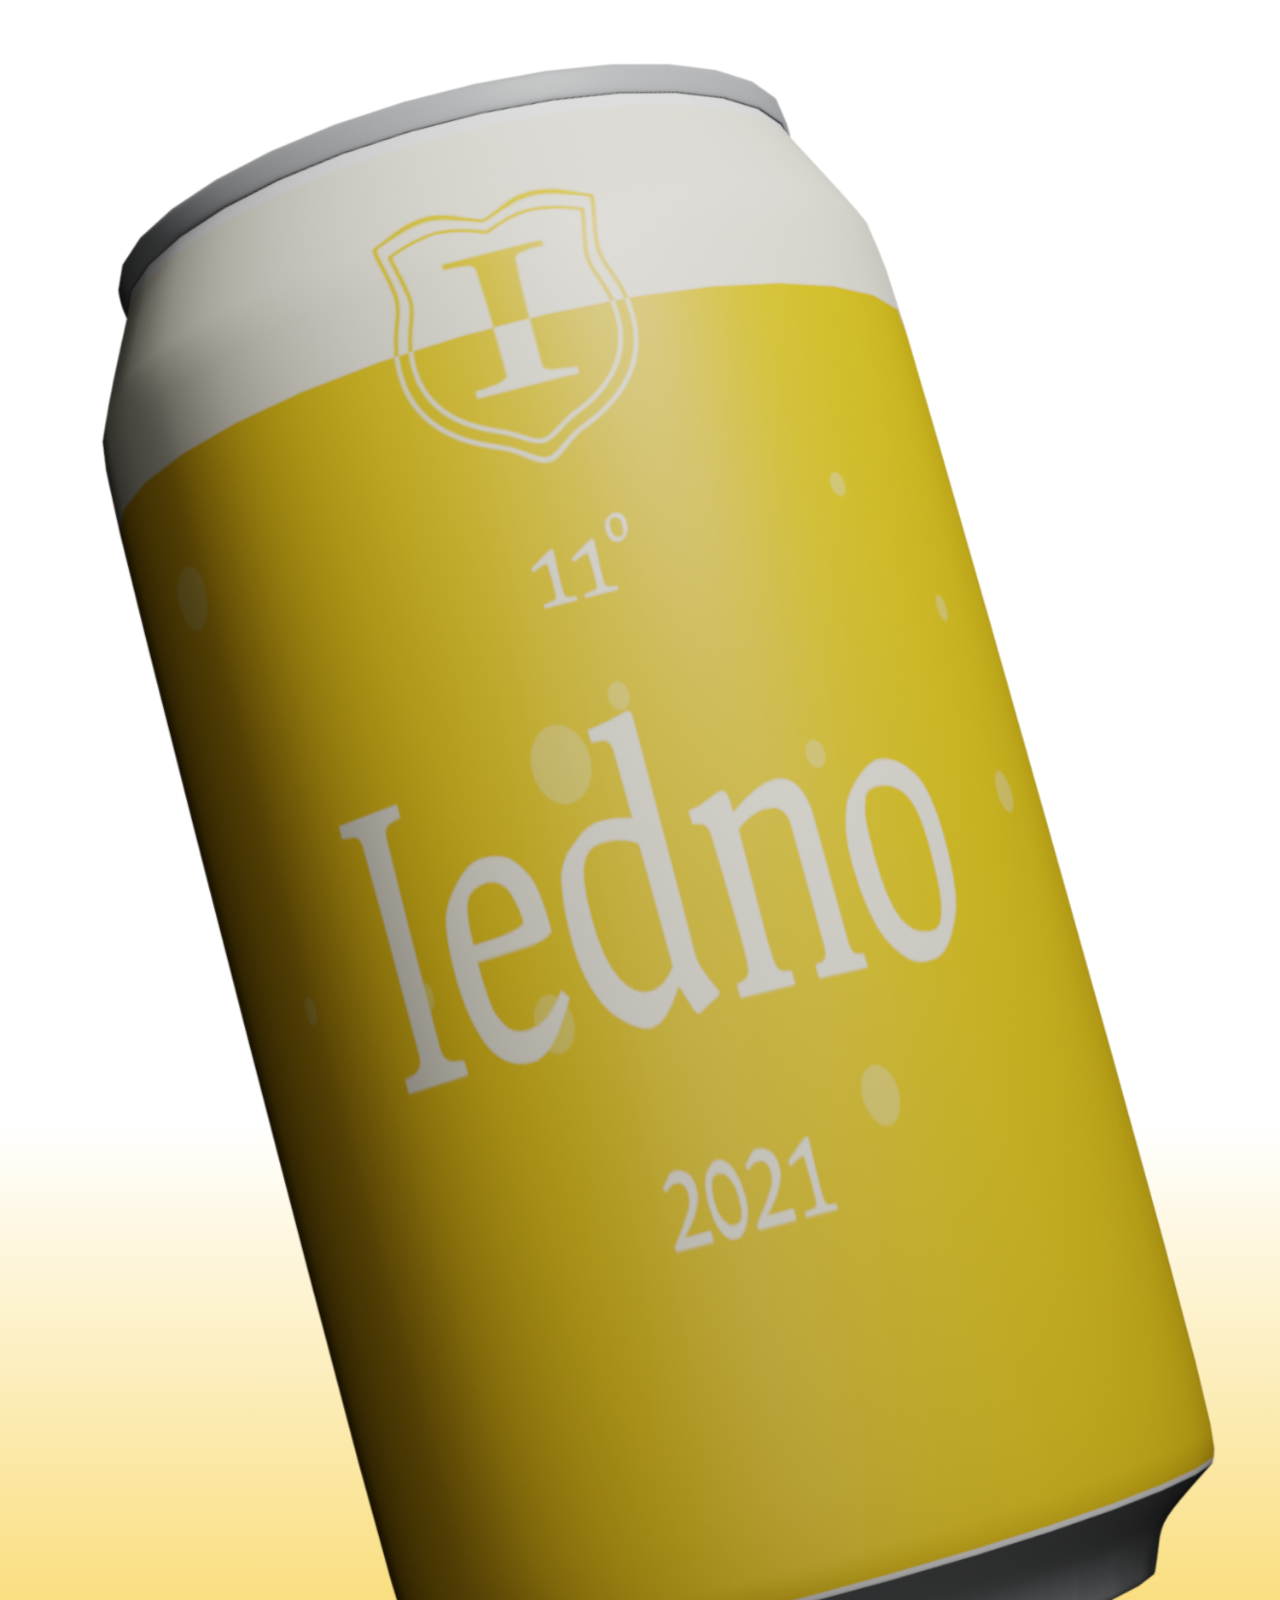
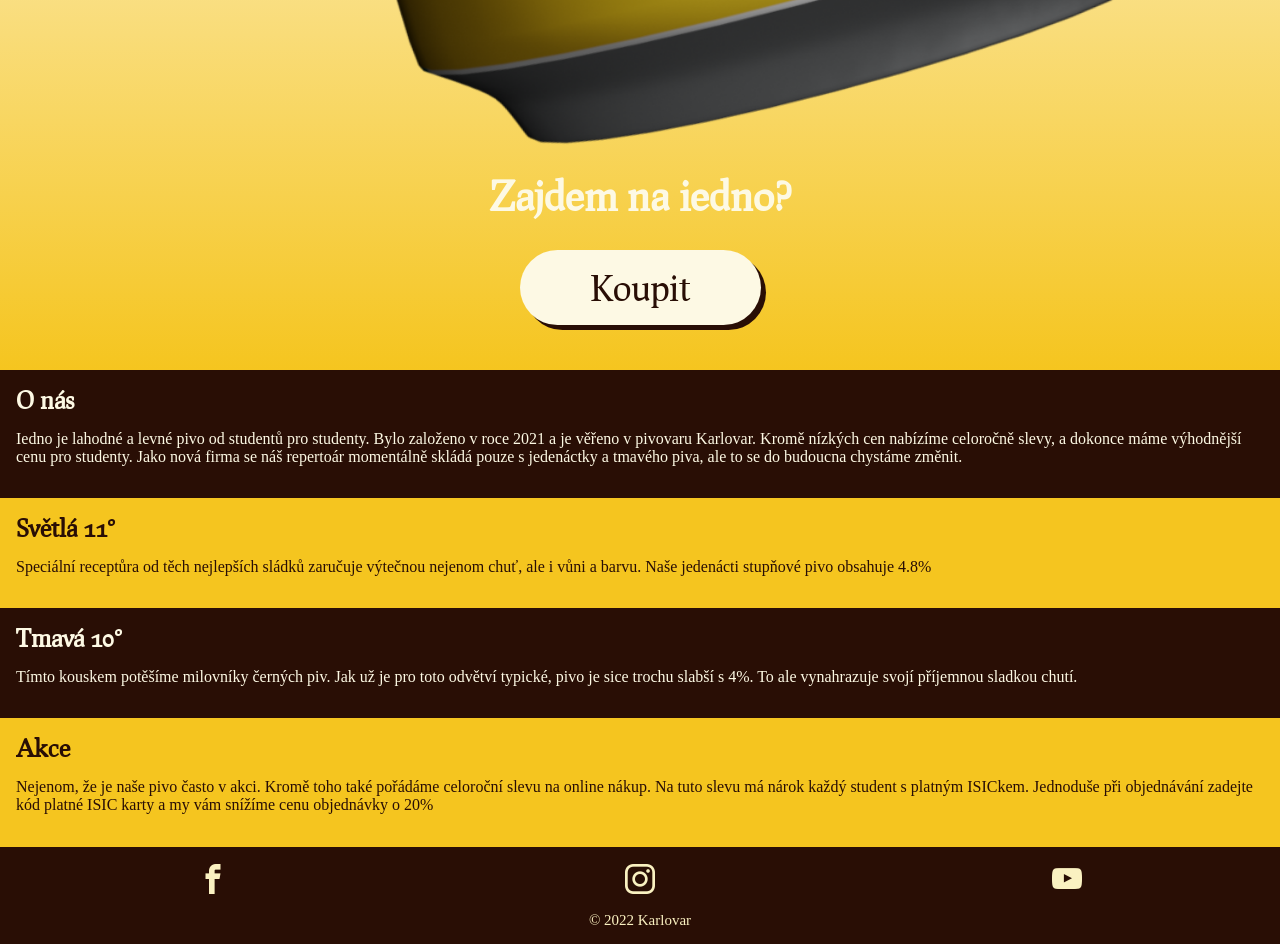
<file: Index.html>
<!DOCTYPE html>
<html lang="cs">

<head>
    <meta charset="UTF-8">
    <meta http-equiv="X-UA-Compatible" content="IE=edge">
    <meta name="viewport" content="width=device-width, initial-scale=1.0">
    <link rel="stylesheet" href="styles/nomalize.css">
    <link rel="stylesheet" href="styles/components.css">
    <link rel="stylesheet" href="styles/layout.css">
    <title>Iedno</title>
</head>

<body>

    <main>
        <h1>Levné pivo Iedno, často v Akci</h1>

        <section class="uvod">
            <div class="uvod__banner">
                <div class="uvod--blok">
                    <img alt="Světlé pivo Iedno" class="banner__image" src="./images/pivo_svetle_rotate2.png">
                </div>
            </div>


            <div class="uvod__nakup">
                <h2 class="nakup__slogan">Zajdem na iedno?</h2>
                <div class="nakup__obchod">
                    <a class="obchod__odkaz" href="">
                        Koupit
                    </a>
                </div>
            </div>
        </section>


        <section class="info sekce tmave">
            <h2>O nás</h2>
            <p>Iedno je lahodné a levné pivo od studentů pro studenty. Bylo založeno v roce 2021 a je věřeno v pivovaru
                Karlovar. Kromě nízkých cen nabízíme celoročně slevy, a dokonce máme výhodnější cenu pro studenty. Jako
                nová firma se náš repertoár momentálně skládá pouze s jedenáctky a tmavého piva, ale to se do budoucna
                chystáme změnit.</p>

        </section>


        <section class="svetle_pivo sekce svetle">
            <div>
                <h2>Světlá 11°</h2>
                <p>Speciální receptůra od těch nejlepších sládků zaručuje výtečnou nejenom chuť, ale i vůni a barvu.
                    Naše jedenácti stupňové pivo obsahuje 4.8%
                </p>
            </div>

        </section>

        <section class="tmave_pivo sekce tmave">
            <h2>Tmavá 10°</h2>

            <p>Tímto kouskem potěšíme milovníky černých piv. Jak už je pro toto odvětví typické, pivo je sice trochu
                slabší s 4%. To ale vynahrazuje svojí příjemnou sladkou chutí.</p>

        </section>


        <section class="akce sekce svetle">
            <div class="akce__ISIC">
                <h2>Akce</h2>
                <p>Nejenom, že je naše pivo často v akci. Kromě toho také pořádáme celoroční slevu na online nákup.
                    Na tuto slevu má nárok každý student s platným ISICkem. Jednoduše při objednávání zadejte kód platné
                    ISIC karty a my vám snížíme cenu objednávky o 20%
                </p>
            </div>
        </section>


    </main>

    <footer>
        <ul class="footer__social_sites">
            <li class="offpage"><a href="https://www.facebook.com/"><span class="icon-facebook"></span></a></li>
            <li class="offpage"><a href="https://www.instagram.com/"><span class="icon-instagram"></span></a></li>
            <li class="offpage"><a href="https://www.youtube.com/"><span class=" icon-youtube"></span></a></li>
        </ul>

        <p class="footer__copyright">© 2022 Karlovar</p>

    </footer>
</body>

</html>
</file>
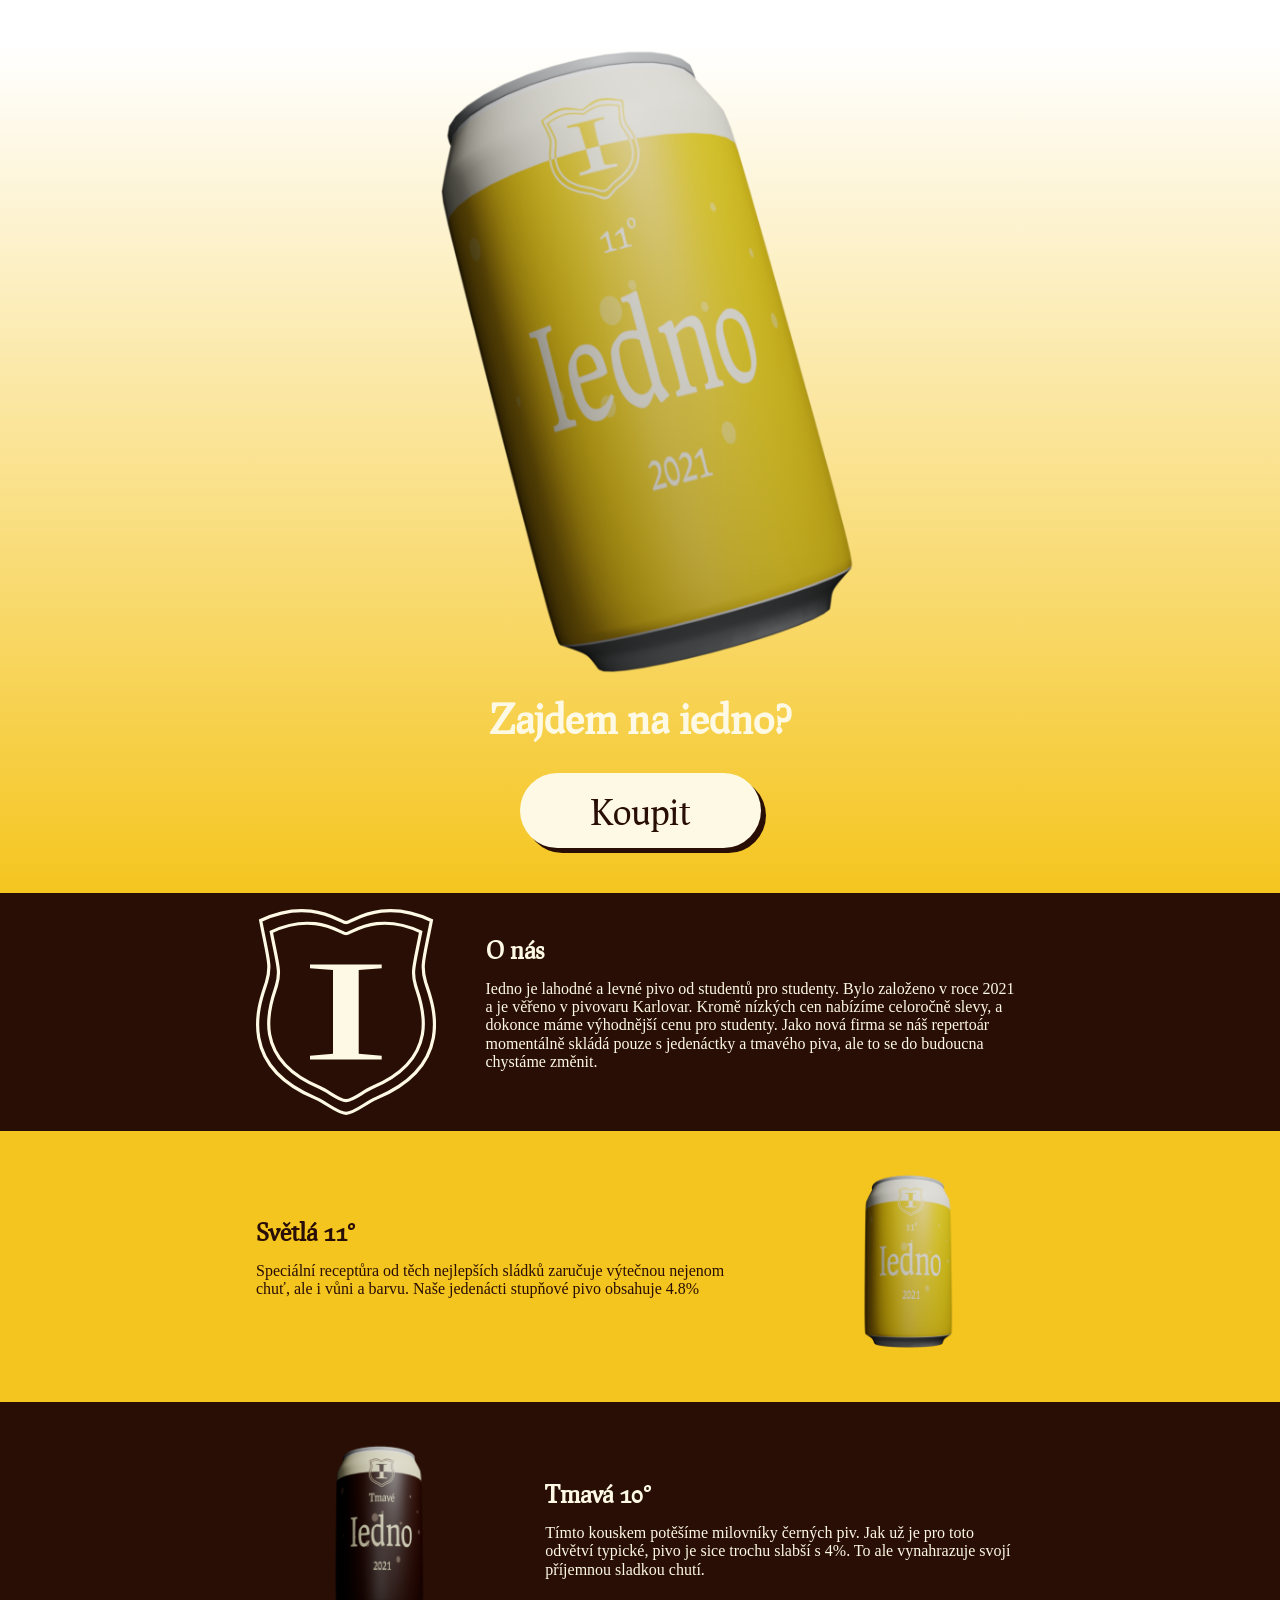
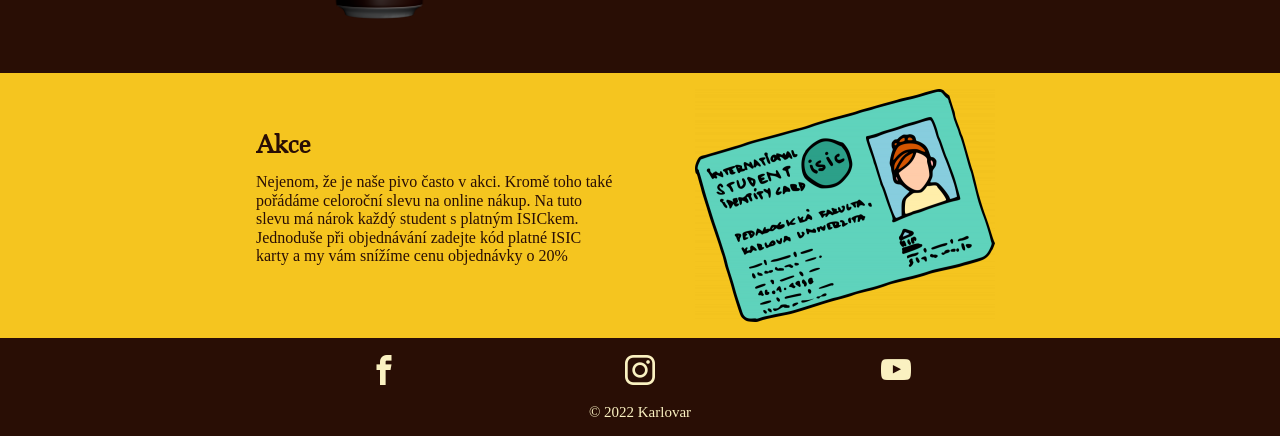
<file: docs/index.html>
<!DOCTYPE html>
<html lang="cs">

<head>
    <!-- Global site tag (gtag.js) - Google Analytics -->
    <script async src="https://www.googletagmanager.com/gtag/js?id=G-T2SKMEPCSC"></script>
    <script>
        window.dataLayer = window.dataLayer || [];

        function gtag() {
            dataLayer.push(arguments);
        }
        gtag('js', new Date());

        gtag('config', 'G-T2SKMEPCSC');
    </script>

    <meta charset="UTF-8">
    <meta http-equiv="X-UA-Compatible" content="IE=edge">
    <meta name="viewport" content="width=device-width, initial-scale=1.0">
    <link rel="stylesheet" href="styles/nomalize.css">
    <link rel="stylesheet" href="styles/components.css">
    <link rel="stylesheet" href="styles/layout.css">
    <title>Iedno</title>
</head>

<body>

    <main>
        <h1>Levné pivo Iedno, často v Akci</h1>

        <section class="uvod">
            <div class="uvod__banner">
                <div class="uvod--blok">
                    <img alt="Světlé pivo Iedno" class="banner__image" src="./images/pivo_svetle_rotate2.png">
                </div>
            </div>


            <div class="uvod__nakup">
                <h2 class="nakup__slogan">Zajdem na iedno?</h2>
                <div class="nakup__obchod">
                    <a class="obchod__odkaz" href="" onclick="gtag('event', 'click-koupit', {
            'event_category': 'order',
            'event_label': 'landing-page'
        })">
                        Koupit
                    </a>
                </div>
            </div>
        </section>


        <section class="info sekce tmave">

            <div class="sekce__logo big_image">
                <img alt="Logo Iedno" src="./images/drawing.svg">

            </div>

            <div class="sekce__text">
                <h2>O nás</h2>
                <p>Iedno je lahodné a levné pivo od studentů pro studenty. Bylo založeno v roce 2021 a je věřeno v
                    pivovaru
                    Karlovar. Kromě nízkých cen nabízíme celoročně slevy, a dokonce máme výhodnější cenu pro
                    studenty.
                    Jako
                    nová firma se náš repertoár momentálně skládá pouze s jedenáctky a tmavého piva, ale to se do
                    budoucna
                    chystáme změnit.</p>
            </div>

        </section>


        <section class="svetle_pivo sekce svetle">


            <div class="sekce__text">
                <h2>Světlá 11°</h2>
                <p>Speciální receptůra od těch nejlepších sládků zaručuje výtečnou nejenom chuť, ale i vůni a barvu.
                    Naše jedenácti stupňové pivo obsahuje 4.8%
                </p>
            </div>

            <div class="sekce__pivo big_image">
                <img class="pivo__ukazka" alt="Svete pivo Iedno" src="./images/pivo_svetle.png">

            </div>

        </section>

        <section class="tmave_pivo sekce tmave">
            <div class="sekce__pivo big_image">
                <img class="pivo__ukazka" alt="Tmavé pivo Iedno" src="./images/pivo_tmave.png">

            </div>
            <div class="sekce__text">
                <h2>Tmavá 10°</h2>

                <p>Tímto kouskem potěšíme milovníky černých piv. Jak už je pro toto odvětví typické, pivo je sice trochu
                    slabší s 4%. To ale vynahrazuje svojí příjemnou sladkou chutí.</p>
            </div>
        </section>


        <section class="akce sekce svetle">
            <div class="sekce__text akce__ISIC">
                <h2>Akce</h2>
                <p>Nejenom, že je naše pivo často v akci. Kromě toho také pořádáme celoroční slevu na online nákup.
                    Na tuto slevu má nárok každý student s platným ISICkem. Jednoduše při objednávání zadejte kód platné
                    ISIC karty a my vám snížíme cenu objednávky o 20%
                </p>
            </div>

            <div class="sekce__isic big_image">
                <img class="pivo__ukazka" alt="Svete pivo Iedno" src="./images/isic-300x233.png">

            </div>
        </section>


    </main>

    <footer>
        <div class="footer--center">
            <ul class="footer__social_sites">
                <li class="offpage"><a href="https://www.facebook.com/"><span class="icon-facebook"></span></a></li>
                <li class="offpage"><a href="https://www.instagram.com/"><span class="icon-instagram"></span></a></li>
                <li class="offpage"><a href="https://www.youtube.com/"><span class=" icon-youtube"></span></a></li>
            </ul>
        </div>
        <p class="footer__copyright">© 2022 Karlovar</p>

    </footer>
</body>

</html>
</file>
<file: styles/components.css>
:root {
    --light1: #FDF9E4;
    --light2: #f5c51f;
    --dark1: #faf1c1;
    --dark2: #290e05;
  }
  

@font-face {
  font-family: 'Prociono';
  src: url(/fonts/Prociono.ttf); 
}



@font-face {
    font-family: 'icomoon';
    src:  url('../fonts/icomoon.eot?p568vt');
    src:  url('../fonts/icomoon.eot?p568vt#iefix') format('embedded-opentype'),
      url('../fonts/icomoon.ttf?p568vt') format('truetype'),
      url('../fonts/icomoon.woff?p568vt') format('woff'),
      url('../fonts/icomoon.svg?p568vt#icomoon') format('svg');
    font-weight: normal;
    font-style: normal;
    font-display: block;
  }
  
  [class^="icon-"], [class*=" icon-"] {
    /* use !important to prevent issues with browser extensions that change fonts */
    font-family: 'icomoon' !important;
    font-style: normal;
    font-weight: normal;
    font-variant: normal;
    text-transform: none;
    line-height: 1;
    
    /* Enable Ligatures ================ */
    letter-spacing: 0;
    -webkit-font-feature-settings: "liga";
    -moz-font-feature-settings: "liga=1";
    -moz-font-feature-settings: "liga";
    -ms-font-feature-settings: "liga" 1;
    font-feature-settings: "liga";
    -webkit-font-variant-ligatures: discretionary-ligatures;
    font-variant-ligatures: discretionary-ligatures;
  
    /* Better Font Rendering =========== */
    -webkit-font-smoothing: antialiased;
    -moz-osx-font-smoothing: grayscale;
  }
  
  .icon-facebook:before {
    content: "\ea90";
  }
  .icon-instagram:before {
    content: "\ea92";
  }
  .icon-youtube:before {
    content: "\ea9d";
  }
</file>
<file: styles/layout.css>
html {
    scroll-behavior: smooth;
    height: 100%;
    scroll-behavior: smooth;
}


body {
    font-family: 'Prociono';
    font-size: 12pt;

}

a {
    text-decoration: none;
    color: unset;
}

p{
    padding: 1em 0;
    margin: unset;
    font-family: Cambria;

}
h1{

    position: absolute;
    left: -9999px;

}
h2{
    margin: unset;



}

ul{
    list-style: none;
    margin: unset;
}




.uvod--block{
    display: block;


}

.uvod__banner{
    display: flex;
    justify-content: center;


}


.uvod__banner img{
    display: block;
    max-width: 100vw;

    padding: 5vh 0 0 0;
    margin-bottom: -70vh;

}


.uvod__nakup{
    background-image: linear-gradient(to bottom, rgba(245, 197, 31, 0), rgba(245, 197, 31, 1));
    padding: 70vh 0 5vh 0;

}

.nakup__slogan{
    text-align: center;
    padding-top: 0.5em;
    color: var(--light1);
    font-size: 40px;

}


.nakup__obchod{
display: flex;
flex-direction: row;
justify-content: center;
margin-top: 2em;

}

.obchod__odkaz{
    color: var(--dark2);
    background-color: var(--light1);
    font-size: 35px;
    padding: 0.5em 2em;
    border-radius: 2em;
    box-shadow: 5px 5px var(--dark2);

}

.sekce{
    padding: 1em;


}

.tmave{
    color: var(--light1);
    background-color: var(--dark2);

}

.svetle{
    color: var(--dark2);
    background-color: var(--light2);


}







footer{
    background-color: var(--dark2);
    padding: 1em 0 0 0;
    color: var(--dark1);
}


.footer__social_sites{
    display: flex;
    flex-direction: row;
    justify-content: space-around;
    padding: 0;

}

.footer__social_sites li{

    font-size: 30px;


}

.footer__copyright{
    font-size: 15px;
    text-align: center;


}
</file>
<file: docs/styles/components.css>
:root {
    --light1: #FDF9E4;
    --light2: #f5c51f;
    --dark1: #faf1c1;
    --dark2: #290e05;
  }
  

@font-face {
  font-family: 'Prociono';
  src: url(/fonts/Prociono.ttf); 
}



@font-face {
    font-family: 'icomoon';
    src:  url('../fonts/icomoon.eot?p568vt');
    src:  url('../fonts/icomoon.eot?p568vt#iefix') format('embedded-opentype'),
      url('../fonts/icomoon.ttf?p568vt') format('truetype'),
      url('../fonts/icomoon.woff?p568vt') format('woff'),
      url('../fonts/icomoon.svg?p568vt#icomoon') format('svg');
    font-weight: normal;
    font-style: normal;
    font-display: block;
  }
  
  [class^="icon-"], [class*=" icon-"] {
    /* use !important to prevent issues with browser extensions that change fonts */
    font-family: 'icomoon' !important;
    font-style: normal;
    font-weight: normal;
    font-variant: normal;
    text-transform: none;
    line-height: 1;
    
    /* Enable Ligatures ================ */
    letter-spacing: 0;
    -webkit-font-feature-settings: "liga";
    -moz-font-feature-settings: "liga=1";
    -moz-font-feature-settings: "liga";
    -ms-font-feature-settings: "liga" 1;
    font-feature-settings: "liga";
    -webkit-font-variant-ligatures: discretionary-ligatures;
    font-variant-ligatures: discretionary-ligatures;
  
    /* Better Font Rendering =========== */
    -webkit-font-smoothing: antialiased;
    -moz-osx-font-smoothing: grayscale;
  }
  
  .icon-facebook:before {
    content: "\ea90";
  }
  .icon-instagram:before {
    content: "\ea92";
  }
  .icon-youtube:before {
    content: "\ea9d";
  }
</file>
<file: docs/styles/layout.css>
html {
    scroll-behavior: smooth;
    height: 100%;
    scroll-behavior: smooth;
}


body {
    font-family: 'Prociono';
    font-size: 12pt;

}

a {
    text-decoration: none;
    color: unset;
}

p{
    padding: 1em 0;
    margin: unset;
    font-family: Cambria;

}
h1{

    position: absolute;
    left: -9999px;

}
h2{
    margin: unset;



}

ul{
    list-style: none;
    margin: unset;
}




.uvod--block{
    display: block;


}

.uvod__banner{
    display: flex;
    justify-content: center;


}


.uvod__banner img{
    display: block;
    max-width: 100vw;
    max-height: 70vh;
    padding: 5vh 0 0 0;
    margin-bottom: -70vh;

}


.uvod__nakup{
    background-image: linear-gradient(to bottom, rgba(245, 197, 31, 0), rgba(245, 197, 31, 1));
    padding: 70vh 0 5vh 0;

}

.nakup__slogan{
    text-align: center;
    padding-top: 0.5em;
    color: var(--light1);
    font-size: 40px;

}


.nakup__obchod{
display: flex;
flex-direction: row;
justify-content: center;
margin-top: 2em;

}

.obchod__odkaz{
    color: var(--dark2);
    background-color: var(--light1);
    font-size: 35px;
    padding: 0.5em 2em;
    border-radius: 2em;
    box-shadow: 5px 5px var(--dark2);

}

.sekce{
    padding: 1em;


}

.tmave{
    color: var(--light1);
    background-color: var(--dark2);

}

.svetle{
    color: var(--dark2);
    background-color: var(--light2);


}







footer{
    background-color: var(--dark2);
    padding: 1em 0 0 0;
    color: var(--dark1);

}


.footer__social_sites{
    display: flex;
    flex-direction: row;
    justify-content: space-around;
    padding: 0;

}

.footer__social_sites li{
   
    font-size: 30px;


}

.footer__copyright{
    font-size: 15px;
    text-align: center;


}



.big_image{

    display: none;

}


@media (min-width: 600px) {
    
    .big_image{

        display: flex;
        justify-content: center;
    
    }
    .sekce{

        display: grid;
        grid-gap: 50px;
    }

    .info{

        grid-template-columns: 1fr 3fr;

    }

    .svetle_pivo{
        grid-template-columns:  2fr 1fr;
    }

    .tmave_pivo{
        grid-template-columns:  1fr 2fr;


    }

    .akce{

        grid-template-columns:  1fr 1fr;

    }



    .pivo__ukazka{
        max-width: 100%;


    }

    .sekce__text{
        display: flex;
        flex-direction: column;
        justify-content: center;
        
    }

    .footer__social_sites{
    padding: 0 20vw ;
    }


}   
@media (min-width: 880px) {

.sekce{
        padding: 1em 20vw;

    }

    }
</file>
<file: styles/nomalize.css>
/*! normalize.css v8.0.1 | MIT License | github.com/necolas/normalize.css */

/* Document
   ========================================================================== */

/**
 * 1. Correct the line height in all browsers.
 * 2. Prevent adjustments of font size after orientation changes in iOS.
 */

 html {
    line-height: 1.15; /* 1 */
    -webkit-text-size-adjust: 100%; /* 2 */
  }
  
  /* Sections
     ========================================================================== */
  
  /**
   * Remove the margin in all browsers.
   */
  
  body {
    margin: 0;
  }
  
  /**
   * Render the `main` element consistently in IE.
   */
  
  main {
    display: block;
  }
  
  /**
   * Correct the font size and margin on `h1` elements within `section` and
   * `article` contexts in Chrome, Firefox, and Safari.
   */
  
  h1 {
    font-size: 2em;
    margin: 0.67em 0;
  }
  
  /* Grouping content
     ========================================================================== */
  
  /**
   * 1. Add the correct box sizing in Firefox.
   * 2. Show the overflow in Edge and IE.
   */
  
  hr {
    box-sizing: content-box; /* 1 */
    height: 0; /* 1 */
    overflow: visible; /* 2 */
  }
  
  /**
   * 1. Correct the inheritance and scaling of font size in all browsers.
   * 2. Correct the odd `em` font sizing in all browsers.
   */
  
  pre {
    font-family: monospace, monospace; /* 1 */
    font-size: 1em; /* 2 */
  }
  
  /* Text-level semantics
     ========================================================================== */
  
  /**
   * Remove the gray background on active links in IE 10.
   */
  
  a {
    background-color: transparent;
  }
  
  /**
   * 1. Remove the bottom border in Chrome 57-
   * 2. Add the correct text decoration in Chrome, Edge, IE, Opera, and Safari.
   */
  
  abbr[title] {
    border-bottom: none; /* 1 */
    text-decoration: underline; /* 2 */
    text-decoration: underline dotted; /* 2 */
  }
  
  /**
   * Add the correct font weight in Chrome, Edge, and Safari.
   */
  
  b,
  strong {
    font-weight: bolder;
  }
  
  /**
   * 1. Correct the inheritance and scaling of font size in all browsers.
   * 2. Correct the odd `em` font sizing in all browsers.
   */
  
  code,
  kbd,
  samp {
    font-family: monospace, monospace; /* 1 */
    font-size: 1em; /* 2 */
  }
  
  /**
   * Add the correct font size in all browsers.
   */
  
  small {
    font-size: 80%;
  }
  
  /**
   * Prevent `sub` and `sup` elements from affecting the line height in
   * all browsers.
   */
  
  sub,
  sup {
    font-size: 75%;
    line-height: 0;
    position: relative;
    vertical-align: baseline;
  }
  
  sub {
    bottom: -0.25em;
  }
  
  sup {
    top: -0.5em;
  }
  
  /* Embedded content
     ========================================================================== */
  
  /**
   * Remove the border on images inside links in IE 10.
   */
  
  img {
    border-style: none;
  }
  
  /* Forms
     ========================================================================== */
  
  /**
   * 1. Change the font styles in all browsers.
   * 2. Remove the margin in Firefox and Safari.
   */
  
  button,
  input,
  optgroup,
  select,
  textarea {
    font-family: inherit; /* 1 */
    font-size: 100%; /* 1 */
    line-height: 1.15; /* 1 */
    margin: 0; /* 2 */
  }
  
  /**
   * Show the overflow in IE.
   * 1. Show the overflow in Edge.
   */
  
  button,
  input { /* 1 */
    overflow: visible;
  }
  
  /**
   * Remove the inheritance of text transform in Edge, Firefox, and IE.
   * 1. Remove the inheritance of text transform in Firefox.
   */
  
  button,
  select { /* 1 */
    text-transform: none;
  }
  
  /**
   * Correct the inability to style clickable types in iOS and Safari.
   */
  
  button,
  [type="button"],
  [type="reset"],
  [type="submit"] {
    -webkit-appearance: button;
  }
  
  /**
   * Remove the inner border and padding in Firefox.
   */
  
  button::-moz-focus-inner,
  [type="button"]::-moz-focus-inner,
  [type="reset"]::-moz-focus-inner,
  [type="submit"]::-moz-focus-inner {
    border-style: none;
    padding: 0;
  }
  
  /**
   * Restore the focus styles unset by the previous rule.
   */
  
  button:-moz-focusring,
  [type="button"]:-moz-focusring,
  [type="reset"]:-moz-focusring,
  [type="submit"]:-moz-focusring {
    outline: 1px dotted ButtonText;
  }
  
  /**
   * Correct the padding in Firefox.
   */
  
  fieldset {
    padding: 0.35em 0.75em 0.625em;
  }
  
  /**
   * 1. Correct the text wrapping in Edge and IE.
   * 2. Correct the color inheritance from `fieldset` elements in IE.
   * 3. Remove the padding so developers are not caught out when they zero out
   *    `fieldset` elements in all browsers.
   */
  
  legend {
    box-sizing: border-box; /* 1 */
    color: inherit; /* 2 */
    display: table; /* 1 */
    max-width: 100%; /* 1 */
    padding: 0; /* 3 */
    white-space: normal; /* 1 */
  }
  
  /**
   * Add the correct vertical alignment in Chrome, Firefox, and Opera.
   */
  
  progress {
    vertical-align: baseline;
  }
  
  /**
   * Remove the default vertical scrollbar in IE 10+.
   */
  
  textarea {
    overflow: auto;
  }
  
  /**
   * 1. Add the correct box sizing in IE 10.
   * 2. Remove the padding in IE 10.
   */
  
  [type="checkbox"],
  [type="radio"] {
    box-sizing: border-box; /* 1 */
    padding: 0; /* 2 */
  }
  
  /**
   * Correct the cursor style of increment and decrement buttons in Chrome.
   */
  
  [type="number"]::-webkit-inner-spin-button,
  [type="number"]::-webkit-outer-spin-button {
    height: auto;
  }
  
  /**
   * 1. Correct the odd appearance in Chrome and Safari.
   * 2. Correct the outline style in Safari.
   */
  
  [type="search"] {
    -webkit-appearance: textfield; /* 1 */
    outline-offset: -2px; /* 2 */
  }
  
  /**
   * Remove the inner padding in Chrome and Safari on macOS.
   */
  
  [type="search"]::-webkit-search-decoration {
    -webkit-appearance: none;
  }
  
  /**
   * 1. Correct the inability to style clickable types in iOS and Safari.
   * 2. Change font properties to `inherit` in Safari.
   */
  
  ::-webkit-file-upload-button {
    -webkit-appearance: button; /* 1 */
    font: inherit; /* 2 */
  }
  
  /* Interactive
     ========================================================================== */
  
  /*
   * Add the correct display in Edge, IE 10+, and Firefox.
   */
  
  details {
    display: block;
  }
  
  /*
   * Add the correct display in all browsers.
   */
  
  summary {
    display: list-item;
  }
  
  /* Misc
     ========================================================================== */
  
  /**
   * Add the correct display in IE 10+.
   */
  
  template {
    display: none;
  }
  
  /**
   * Add the correct display in IE 10.
   */
  
  [hidden] {
    display: none;
  }
</file>
<file: docs/styles/nomalize.css>
/*! normalize.css v8.0.1 | MIT License | github.com/necolas/normalize.css */

/* Document
   ========================================================================== */

/**
 * 1. Correct the line height in all browsers.
 * 2. Prevent adjustments of font size after orientation changes in iOS.
 */

 html {
    line-height: 1.15; /* 1 */
    -webkit-text-size-adjust: 100%; /* 2 */
  }
  
  /* Sections
     ========================================================================== */
  
  /**
   * Remove the margin in all browsers.
   */
  
  body {
    margin: 0;
  }
  
  /**
   * Render the `main` element consistently in IE.
   */
  
  main {
    display: block;
  }
  
  /**
   * Correct the font size and margin on `h1` elements within `section` and
   * `article` contexts in Chrome, Firefox, and Safari.
   */
  
  h1 {
    font-size: 2em;
    margin: 0.67em 0;
  }
  
  /* Grouping content
     ========================================================================== */
  
  /**
   * 1. Add the correct box sizing in Firefox.
   * 2. Show the overflow in Edge and IE.
   */
  
  hr {
    box-sizing: content-box; /* 1 */
    height: 0; /* 1 */
    overflow: visible; /* 2 */
  }
  
  /**
   * 1. Correct the inheritance and scaling of font size in all browsers.
   * 2. Correct the odd `em` font sizing in all browsers.
   */
  
  pre {
    font-family: monospace, monospace; /* 1 */
    font-size: 1em; /* 2 */
  }
  
  /* Text-level semantics
     ========================================================================== */
  
  /**
   * Remove the gray background on active links in IE 10.
   */
  
  a {
    background-color: transparent;
  }
  
  /**
   * 1. Remove the bottom border in Chrome 57-
   * 2. Add the correct text decoration in Chrome, Edge, IE, Opera, and Safari.
   */
  
  abbr[title] {
    border-bottom: none; /* 1 */
    text-decoration: underline; /* 2 */
    text-decoration: underline dotted; /* 2 */
  }
  
  /**
   * Add the correct font weight in Chrome, Edge, and Safari.
   */
  
  b,
  strong {
    font-weight: bolder;
  }
  
  /**
   * 1. Correct the inheritance and scaling of font size in all browsers.
   * 2. Correct the odd `em` font sizing in all browsers.
   */
  
  code,
  kbd,
  samp {
    font-family: monospace, monospace; /* 1 */
    font-size: 1em; /* 2 */
  }
  
  /**
   * Add the correct font size in all browsers.
   */
  
  small {
    font-size: 80%;
  }
  
  /**
   * Prevent `sub` and `sup` elements from affecting the line height in
   * all browsers.
   */
  
  sub,
  sup {
    font-size: 75%;
    line-height: 0;
    position: relative;
    vertical-align: baseline;
  }
  
  sub {
    bottom: -0.25em;
  }
  
  sup {
    top: -0.5em;
  }
  
  /* Embedded content
     ========================================================================== */
  
  /**
   * Remove the border on images inside links in IE 10.
   */
  
  img {
    border-style: none;
  }
  
  /* Forms
     ========================================================================== */
  
  /**
   * 1. Change the font styles in all browsers.
   * 2. Remove the margin in Firefox and Safari.
   */
  
  button,
  input,
  optgroup,
  select,
  textarea {
    font-family: inherit; /* 1 */
    font-size: 100%; /* 1 */
    line-height: 1.15; /* 1 */
    margin: 0; /* 2 */
  }
  
  /**
   * Show the overflow in IE.
   * 1. Show the overflow in Edge.
   */
  
  button,
  input { /* 1 */
    overflow: visible;
  }
  
  /**
   * Remove the inheritance of text transform in Edge, Firefox, and IE.
   * 1. Remove the inheritance of text transform in Firefox.
   */
  
  button,
  select { /* 1 */
    text-transform: none;
  }
  
  /**
   * Correct the inability to style clickable types in iOS and Safari.
   */
  
  button,
  [type="button"],
  [type="reset"],
  [type="submit"] {
    -webkit-appearance: button;
  }
  
  /**
   * Remove the inner border and padding in Firefox.
   */
  
  button::-moz-focus-inner,
  [type="button"]::-moz-focus-inner,
  [type="reset"]::-moz-focus-inner,
  [type="submit"]::-moz-focus-inner {
    border-style: none;
    padding: 0;
  }
  
  /**
   * Restore the focus styles unset by the previous rule.
   */
  
  button:-moz-focusring,
  [type="button"]:-moz-focusring,
  [type="reset"]:-moz-focusring,
  [type="submit"]:-moz-focusring {
    outline: 1px dotted ButtonText;
  }
  
  /**
   * Correct the padding in Firefox.
   */
  
  fieldset {
    padding: 0.35em 0.75em 0.625em;
  }
  
  /**
   * 1. Correct the text wrapping in Edge and IE.
   * 2. Correct the color inheritance from `fieldset` elements in IE.
   * 3. Remove the padding so developers are not caught out when they zero out
   *    `fieldset` elements in all browsers.
   */
  
  legend {
    box-sizing: border-box; /* 1 */
    color: inherit; /* 2 */
    display: table; /* 1 */
    max-width: 100%; /* 1 */
    padding: 0; /* 3 */
    white-space: normal; /* 1 */
  }
  
  /**
   * Add the correct vertical alignment in Chrome, Firefox, and Opera.
   */
  
  progress {
    vertical-align: baseline;
  }
  
  /**
   * Remove the default vertical scrollbar in IE 10+.
   */
  
  textarea {
    overflow: auto;
  }
  
  /**
   * 1. Add the correct box sizing in IE 10.
   * 2. Remove the padding in IE 10.
   */
  
  [type="checkbox"],
  [type="radio"] {
    box-sizing: border-box; /* 1 */
    padding: 0; /* 2 */
  }
  
  /**
   * Correct the cursor style of increment and decrement buttons in Chrome.
   */
  
  [type="number"]::-webkit-inner-spin-button,
  [type="number"]::-webkit-outer-spin-button {
    height: auto;
  }
  
  /**
   * 1. Correct the odd appearance in Chrome and Safari.
   * 2. Correct the outline style in Safari.
   */
  
  [type="search"] {
    -webkit-appearance: textfield; /* 1 */
    outline-offset: -2px; /* 2 */
  }
  
  /**
   * Remove the inner padding in Chrome and Safari on macOS.
   */
  
  [type="search"]::-webkit-search-decoration {
    -webkit-appearance: none;
  }
  
  /**
   * 1. Correct the inability to style clickable types in iOS and Safari.
   * 2. Change font properties to `inherit` in Safari.
   */
  
  ::-webkit-file-upload-button {
    -webkit-appearance: button; /* 1 */
    font: inherit; /* 2 */
  }
  
  /* Interactive
     ========================================================================== */
  
  /*
   * Add the correct display in Edge, IE 10+, and Firefox.
   */
  
  details {
    display: block;
  }
  
  /*
   * Add the correct display in all browsers.
   */
  
  summary {
    display: list-item;
  }
  
  /* Misc
     ========================================================================== */
  
  /**
   * Add the correct display in IE 10+.
   */
  
  template {
    display: none;
  }
  
  /**
   * Add the correct display in IE 10.
   */
  
  [hidden] {
    display: none;
  }
</file>
